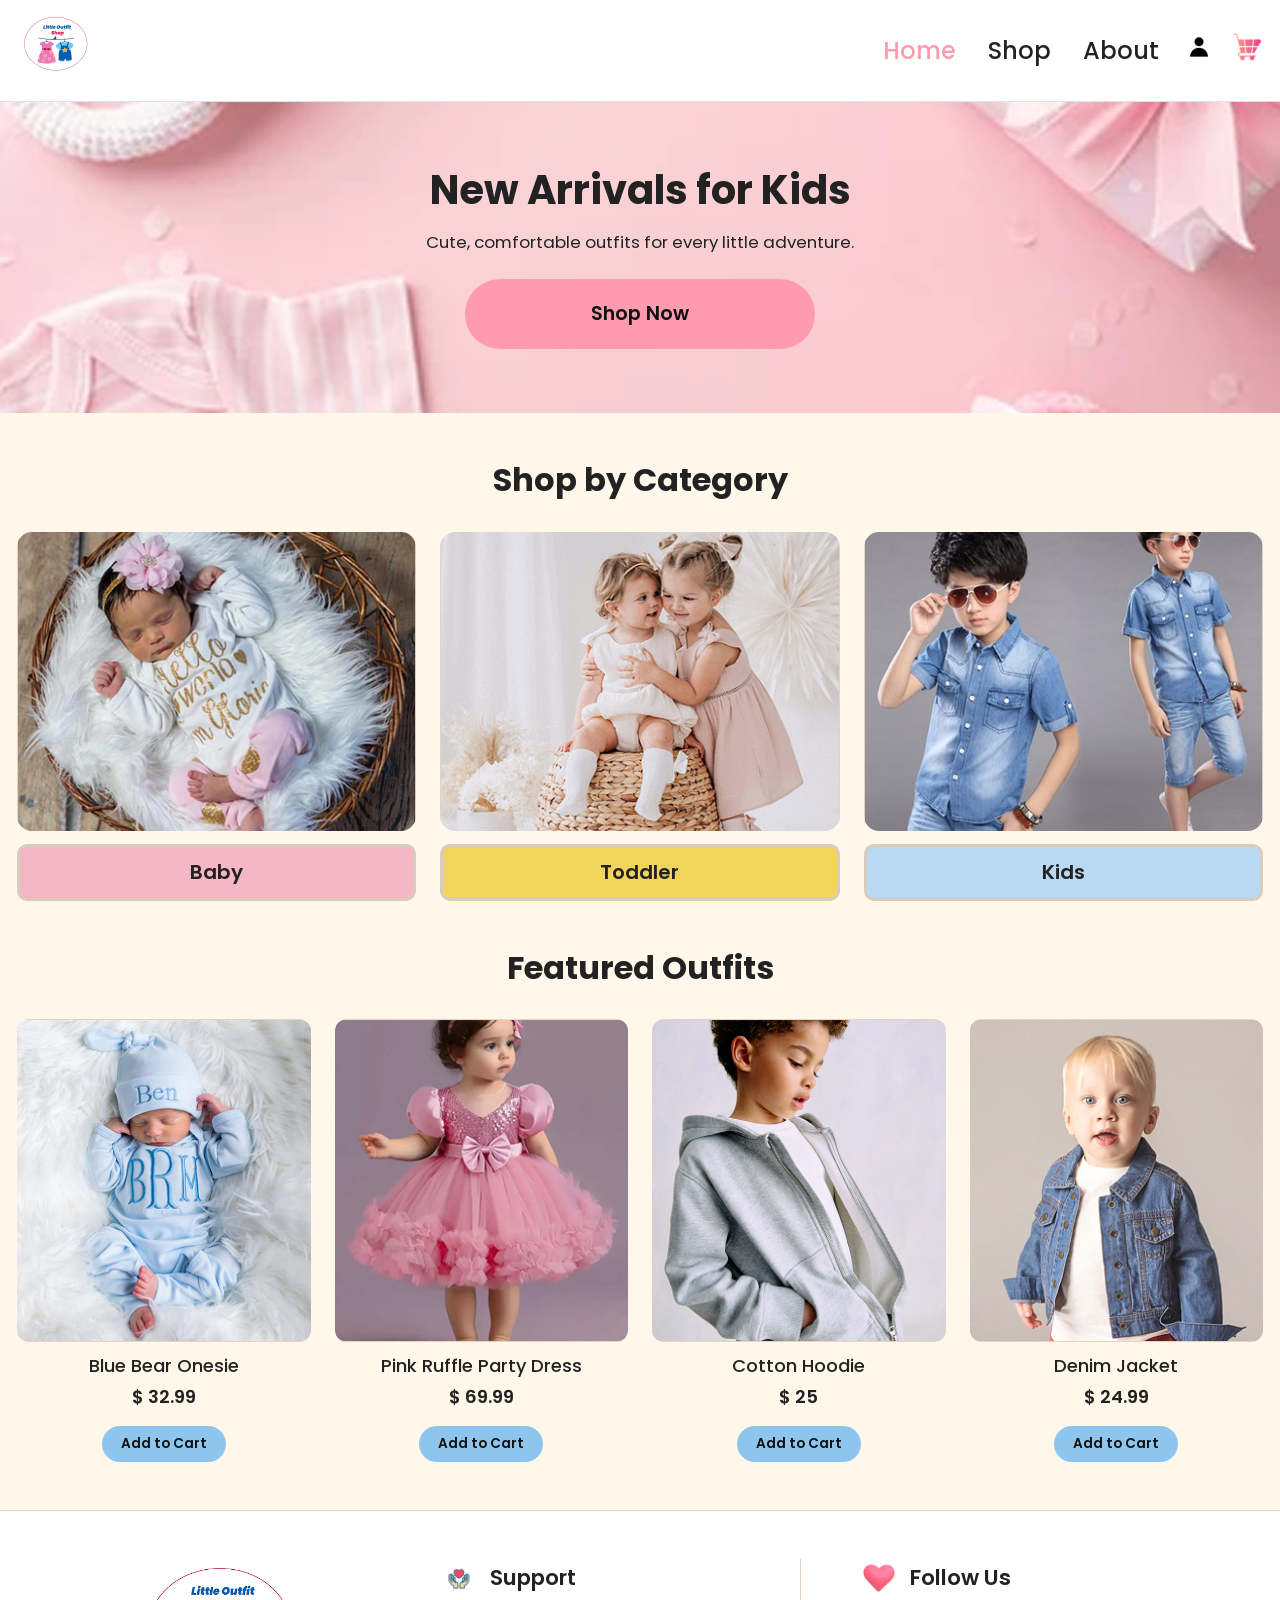
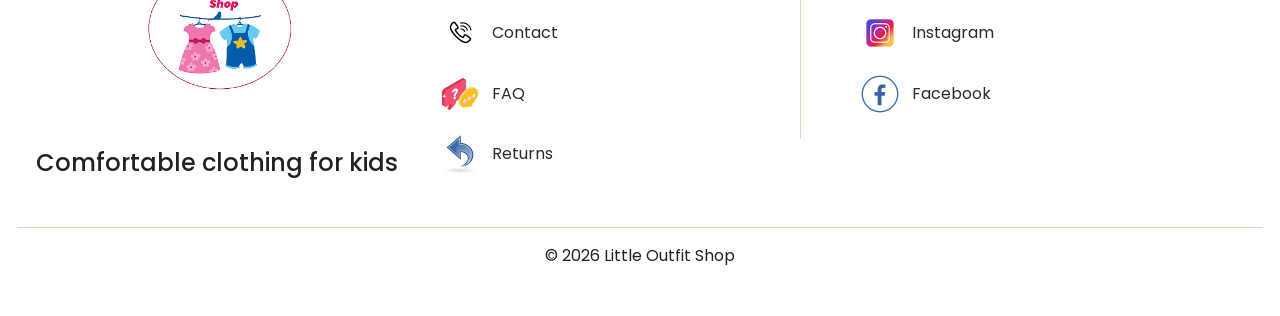
<file: index.html>
<!DOCTYPE html>
<html lang="en">
<head>
  <!-- Basic page setup -->
  <meta charset="UTF-8">
  <meta name="viewport" content="width=device-width, initial-scale=1.0">

  <!-- Page title and description -->
  <title>Little Outfit Shop | Home</title>
  <meta
    name="description"
    content="Little Outfit Shop homepage with new arrivals, categories, and featured outfits."
  >

  <!-- Google font -->
  <link rel="preconnect" href="https://fonts.googleapis.com">
  <link rel="preconnect" href="https://fonts.gstatic.com" crossorigin>
  <link
    href="https://fonts.googleapis.com/css2?family=Poppins:wght@400;500;600;700&display=swap"
    rel="stylesheet"
  >

  <!-- Bootstrap, icons, and custom CSS -->
  <link
    rel="stylesheet"
    href="https://cdn.jsdelivr.net/npm/bootstrap@5.3.3/dist/css/bootstrap.min.css"
  >
  <link
    rel="stylesheet"
    href="https://cdn.jsdelivr.net/npm/bootstrap-icons@1.11.3/font/bootstrap-icons.min.css"
  >
  <link rel="stylesheet" href="css/main.css">
</head>

<body>
  <!-- Skip link for accessibility -->
  <a class="skip-link" href="#main-content">Skip to main content</a>

  <!-- Header and navigation -->
  <header>
    <nav class="navbar navbar-expand-md bg-white border-bottom">
      <div class="container py-0">
        <!-- Site logo -->
        <a class="navbar-brand" href="index.html">
          <img src="images/logo.png" alt="Little Outfit Shop logo" class="logo-img">
        </a>

        <!-- Mobile menu button -->
        <button
          class="navbar-toggler"
          type="button"
          data-bs-toggle="collapse"
          data-bs-target="#mainNav"
          aria-controls="mainNav"
          aria-expanded="false"
          aria-label="Toggle navigation"
        >
          <span class="navbar-toggler-icon"></span>
        </button>

        <!-- Navigation links -->
        <div class="collapse navbar-collapse" id="mainNav">
          <ul class="navbar-nav ms-auto align-items-md-center gap-md-3">
            <li class="nav-item">
              <a class="nav-link active" aria-current="page" href="index.html">Home</a>
            </li>

            <li class="nav-item">
              <a class="nav-link" href="shop.html">Shop</a>
            </li>

            <li class="nav-item">
              <a class="nav-link" href="about.html">About</a>
            </li>

            <li class="nav-item">
              <a class="nav-icon" href="#" aria-label="User account">
                <img src="images/icon-account.png" alt="" class="nav-icon-img">
              </a>
            </li>

            <li class="nav-item">
              <a class="nav-icon" href="#" aria-label="Shopping cart">
                <img src="images/icon-cart.png" alt="" class="nav-icon-img">
              </a>
            </li>
          </ul>
        </div>
      </div>
    </nav>
  </header>

  <!-- Main page content -->
  <main id="main-content">
    <!-- Hero section -->
    <section class="hero-section">
      <picture>
        <source media="(max-width: 767.98px)" srcset="images/hero-mobile.png">
        <source media="(max-width: 991.98px)" srcset="images/hero-tablet.png">
        <img
          src="images/hero-desktop.png"
          alt="Soft pink banner with kids clothing and accessories"
          class="hero-img"
        >
      </picture>

      <div class="hero-overlay">
        <div class="container text-center">
          <h1 class="hero-title">New Arrivals for Kids</h1>
          <p class="hero-text">Cute, comfortable outfits for every little adventure.</p>
          <a href="shop.html" class="btn hero-btn">Shop Now</a>
        </div>
      </div>
    </section>

    <!-- Category section -->
    <section class="category-section py-5">
      <div class="container">
        <h2 class="section-title">Shop by Category</h2>

        <div class="row g-4">
          <div class="col-12 col-md-4">
            <article class="category-card">
              <img
                src="images/category-baby.png"
                alt="Baby clothing category"
                class="category-img"
              >
              <div class="category-label label-pink">Baby</div>
            </article>
          </div>

          <div class="col-12 col-md-4">
            <article class="category-card">
              <img
                src="images/category-toddler.png"
                alt="Toddler clothing category"
                class="category-img"
              >
              <div class="category-label label-yellow">Toddler</div>
            </article>
          </div>

          <div class="col-12 col-md-4">
            <article class="category-card">
              <img
                src="images/category-kids.png"
                alt="Kids clothing category"
                class="category-img"
              >
              <div class="category-label label-blue">Kids</div>
            </article>
          </div>
        </div>
      </div>
    </section>

    <!-- Featured outfits section -->
    <section class="featured-section pb-5">
      <div class="container">
        <h2 class="section-title">Featured Outfits</h2>

        <div class="row g-4">
          <div class="col-12 col-sm-6 col-lg-3">
            <article class="product-card">
              <img src="images/outfit-1.png" alt="Blue Bear Onesie" class="product-img">
              <h3 class="product-title">Blue Bear Onesie</h3>
              <p class="product-price">$ 32.99</p>
              <a href="#" class="btn cart-btn">Add to Cart</a>
            </article>
          </div>

          <div class="col-12 col-sm-6 col-lg-3">
            <article class="product-card">
              <img src="images/outfit-2.png" alt="Pink Ruffle Party Dress" class="product-img">
              <h3 class="product-title">Pink Ruffle Party Dress</h3>
              <p class="product-price">$ 69.99</p>
              <a href="#" class="btn cart-btn">Add to Cart</a>
            </article>
          </div>

          <div class="col-12 col-sm-6 col-lg-3">
            <article class="product-card mobile-hide">
              <img src="images/outfit-3.png" alt="Cotton Hoodie" class="product-img">
              <h3 class="product-title">Cotton Hoodie</h3>
              <p class="product-price">$ 25</p>
              <a href="#" class="btn cart-btn">Add to Cart</a>
            </article>
          </div>

          <div class="col-12 col-sm-6 col-lg-3">
            <article class="product-card mobile-hide">
              <img src="images/outfit-4.png" alt="Denim Jacket" class="product-img">
              <h3 class="product-title">Denim Jacket</h3>
              <p class="product-price">$ 24.99</p>
              <a href="#" class="btn cart-btn">Add to Cart</a>
            </article>
          </div>
        </div>
      </div>
    </section>
  </main>

  <!-- Footer -->
  <footer class="site-footer py-5">
    <div class="container">
      <!-- Desktop footer -->
      <div class="footer-desktop d-none d-lg-block">
        <div class="row g-4 align-items-start">
          <div class="col-lg-4 text-center">
            <img src="images/logo.png" alt="Little Outfit Shop logo" class="footer-logo mb-3">
            <p class="footer-tagline mb-0">Comfortable clothing for kids</p>
          </div>

          <div class="col-lg-3 footer-col">
            <h2 class="footer-title">
              <img src="images/icon-support.png" alt="" class="footer-title-icon">
              Support
            </h2>

            <ul class="footer-list">
              <li>
                <a href="#">
                  <img src="images/icon-contact.png" alt="" class="footer-item-icon">
                  Contact
                </a>
              </li>
              <li>
                <a href="#">
                  <img src="images/icon-faq.png" alt="" class="footer-item-icon">
                  FAQ
                </a>
              </li>
              <li>
                <a href="#">
                  <img src="images/icon-returns.png" alt="" class="footer-item-icon">
                  Returns
                </a>
              </li>
            </ul>
          </div>
          <div class="col-lg-1 footer-divider-col">
              <div class="footer-divider-line"></div>
          </div>
          <div class="col-lg-4 footer-right">
            <h2 class="footer-title">
              <img src="images/icon-heart.png" alt="" class="footer-title-icon">
              Follow Us
            </h2>

            <ul class="footer-list">
              <li>
                <a href="#">
                  <img src="images/icon-instagram.png" alt="" class="footer-item-icon">
                  Instagram
                </a>
              </li>
              <li>
                <a href="#">
                  <img src="images/icon-facebook.png" alt="" class="footer-item-icon">
                  Facebook
                </a>
              </li>
            </ul>
          </div>
        </div>
      </div>

      <!-- Tablet and mobile footer -->
      <div class="footer-tablet-mobile d-lg-none">
        <div class="row g-4 align-items-center">
          <div class="col-12 col-md-5 text-center footer-left">
            <img src="images/logo.png" alt="Little Outfit Shop logo" class="footer-logo mb-3">
            <p class="footer-tagline mb-0">Comfortable clothing for kids</p>
          </div>

          <div class="col-12 col-md-7 footer-right">
            <section class="footer-block">
              <h2 class="footer-title">
                <img src="images/icon-support.png" alt="" class="footer-title-icon">
                Support
              </h2>

              <ul class="footer-list">
                <li>
                  <a href="#">
                    <img src="images/icon-contact.png" alt="" class="footer-item-icon">
                    Contact
                  </a>
                </li>
                <li>
                  <a href="#">
                    <img src="images/icon-faq.png" alt="" class="footer-item-icon">
                    FAQ
                  </a>
                </li>
                <li>
                  <a href="#">
                    <img src="images/icon-returns.png" alt="" class="footer-item-icon">
                    Returns
                  </a>
                </li>
              </ul>
            </section>

            <div class="footer-inner-line"></div>

            <section class="footer-block">
              <h2 class="footer-title">
                <img src="images/icon-heart.png" alt="" class="footer-title-icon">
                Follow Us
              </h2>

              <ul class="footer-list">
                <li>
                  <a href="#">
                    <img src="images/icon-instagram.png" alt="" class="footer-item-icon">
                    Instagram
                  </a>
                </li>
                <li>
                  <a href="#">
                    <img src="images/icon-facebook.png" alt="" class="footer-item-icon">
                    Facebook
                  </a>
                </li>
              </ul>
            </section>
          </div>
        </div>
      </div>

      <div class="footer-line"></div>
      <p class="copyright-text">© 2026 Little Outfit Shop</p>
    </div>
  </footer>

  <!-- Bootstrap JavaScript -->
  <script src="https://cdn.jsdelivr.net/npm/bootstrap@5.3.3/dist/js/bootstrap.bundle.min.js"></script>
</body>
</html>
</file>
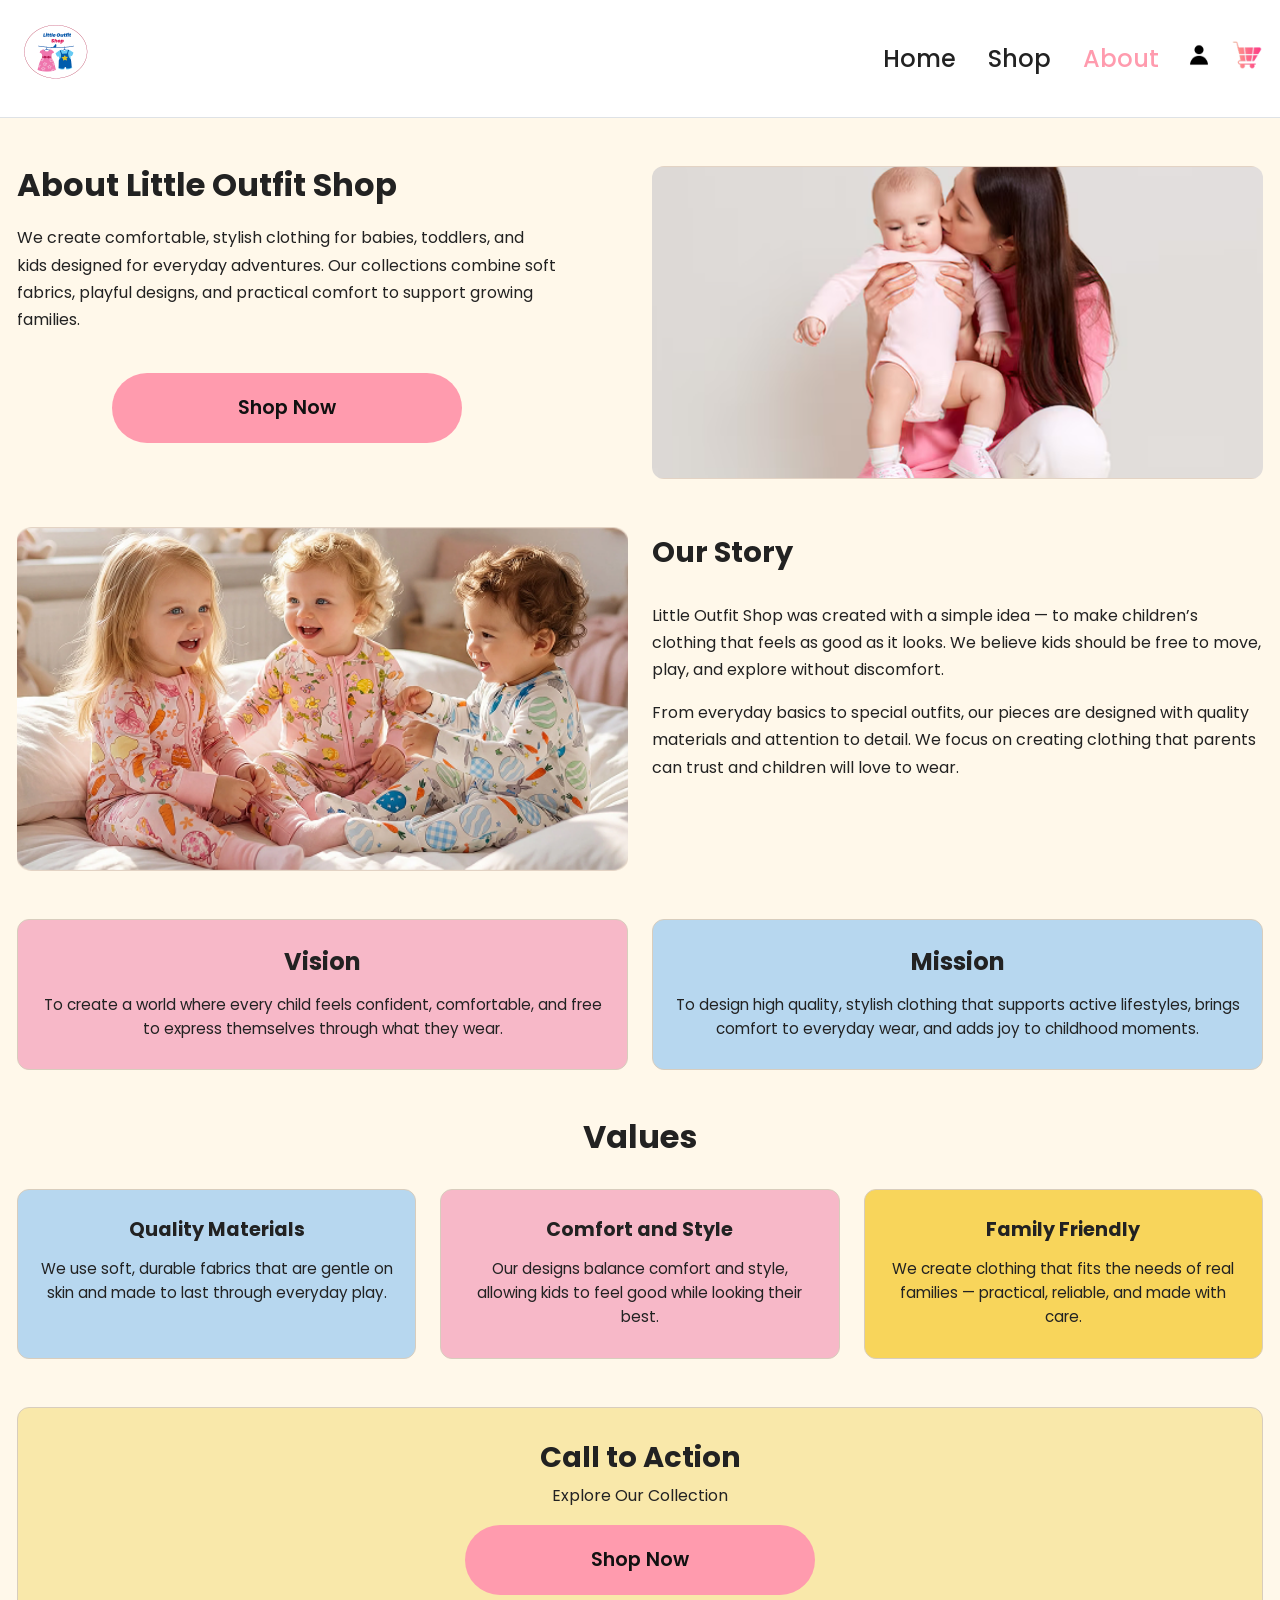
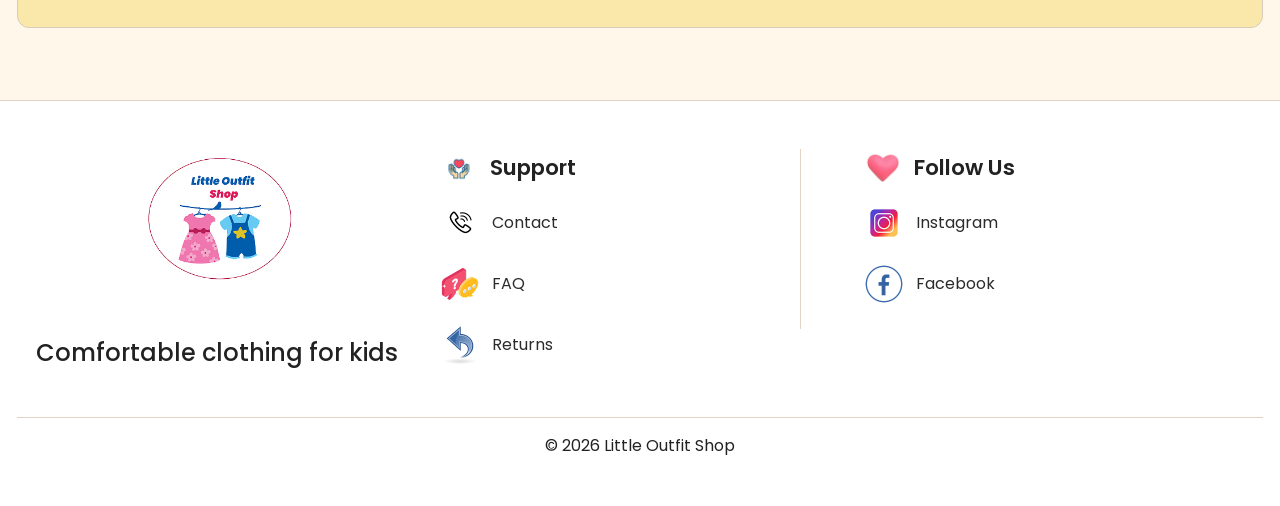
<file: about.html>
<!DOCTYPE html>
<html lang="en">
<head>
  <!-- Basic page setup -->
  <meta charset="UTF-8">
  <meta name="viewport" content="width=device-width, initial-scale=1.0">

  <!-- Page title and description -->
  <title>Little Outfit Shop | About</title>
  <meta
    name="description"
    content="Learn more about Little Outfit Shop and its values."
  >

  <!-- Google font -->
  <link rel="preconnect" href="https://fonts.googleapis.com">
  <link rel="preconnect" href="https://fonts.gstatic.com" crossorigin>
  <link
    href="https://fonts.googleapis.com/css2?family=Poppins:wght@400;500;600;700&display=swap"
    rel="stylesheet"
  >

  <!-- Bootstrap, animation library, and custom CSS -->
  <link
    rel="stylesheet"
    href="https://cdn.jsdelivr.net/npm/bootstrap@5.3.3/dist/css/bootstrap.min.css"
  >
  <link
    rel="stylesheet"
    href="https://cdnjs.cloudflare.com/ajax/libs/animate.css/4.1.1/animate.min.css"
  >
  <link rel="stylesheet" href="css/main.css">
</head>

<body>
  <!-- Skip link for accessibility -->
  <a class="skip-link" href="#main-content">Skip to main content</a>

  <!-- Header and navigation -->
  <header>
    <nav class="navbar navbar-expand-md bg-white border-bottom">
      <div class="container py-2">
        <!-- Site logo -->
        <a class="navbar-brand" href="index.html">
          <img src="images/logo.png" alt="Little Outfit Shop logo" class="logo-img">
        </a>

        <!-- Mobile menu button -->
        <button
          class="navbar-toggler"
          type="button"
          data-bs-toggle="collapse"
          data-bs-target="#mainNav"
          aria-controls="mainNav"
          aria-expanded="false"
          aria-label="Toggle navigation"
        >
          <span class="navbar-toggler-icon"></span>
        </button>

        <!-- Navigation links -->
        <div class="collapse navbar-collapse" id="mainNav">
          <ul class="navbar-nav ms-auto align-items-md-center gap-md-3">
            <li class="nav-item">
              <a class="nav-link" href="index.html">Home</a>
            </li>

            <li class="nav-item">
              <a class="nav-link" href="shop.html">Shop</a>
            </li>

            <li class="nav-item">
              <a class="nav-link active" aria-current="page" href="about.html">About</a>
            </li>

            <li class="nav-item">
              <a class="nav-icon" href="#" aria-label="User account">
                <img src="images/icon-account.png" alt="" class="nav-icon-img">
              </a>
            </li>

            <li class="nav-item">
              <a class="nav-icon" href="#" aria-label="Shopping cart">
                <img src="images/icon-cart.png" alt="" class="nav-icon-img">
              </a>
            </li>
          </ul>
        </div>
      </div>
    </nav>
  </header>

  <!-- Main page content -->
  <main id="main-content" class="about-page py-5">
    <div class="container">
      <!-- Intro section -->
      <section class="row g-4 align-items-start mb-5 animate__animated animate__fadeIn">
        <div class="col-12 col-md-6">
          <h1 class="about-main-title">About Little Outfit Shop</h1>
          <p class="about-text about-intro-text">
            We create comfortable, stylish clothing for babies, toddlers, and kids designed for everyday adventures. Our collections combine soft fabrics, playful designs, and practical comfort to support growing families.
          </p>

          <div class="about-btn-wrap">
            <a href="shop.html" class="btn hero-btn">Shop Now</a>
          </div>
        </div>

        <div class="col-12 col-md-6">
          <img
            src="images/about-hero.png"
            alt="Mother holding a baby wearing soft clothing"
            class="about-hero-img"
          >
        </div>
      </section>

      <!-- Story section -->
      <section class="row g-4 align-items-start mb-5">
        <div class="col-12 col-md-6 order-2 order-md-1">
          <img
            src="images/about-story.png"
            alt="Children sitting together in colorful outfits"
            class="about-img about-story-img"
          >
        </div>

        <div class="col-12 col-md-6 about-story-text order-1 order-md-2">
          <h2 class="about-section-title">Our Story</h2>
          <p class="about-text">
            Little Outfit Shop was created with a simple idea — to make children’s clothing that feels as good as it looks. We believe kids should be free to move, play, and explore without discomfort.
          </p>

          <p class="about-text mb-0">
            From everyday basics to special outfits, our pieces are designed with quality materials and attention to detail. We focus on creating clothing that parents can trust and children will love to wear.
          </p>
        </div>
      </section>

      <!-- Vision and mission section -->
      <section class="row g-4 mb-5">
        <div class="col-12 col-md-6">
          <div class="about-card about-card-pink">
            <h2 class="about-card-title">Vision</h2>
            <p class="about-card-text mb-0">
              To create a world where every child feels confident, comfortable, and free to express themselves through what they wear.
            </p>
          </div>
        </div>

        <div class="col-12 col-md-6">
          <div class="about-card about-card-blue">
            <h2 class="about-card-title">Mission</h2>
            <p class="about-card-text mb-0">
              To design high quality, stylish clothing that supports active lifestyles, brings comfort to everyday wear, and adds joy to childhood moments.
            </p>
          </div>
        </div>
      </section>

      <!-- Values section -->
      <section class="mb-5">
        <h2 class="section-title">Values</h2>

        <div class="row g-4 justify-content-center">
          <div class="col-12 col-md-6 col-lg-4">
            <div class="about-card about-card-blue">
              <h3 class="about-card-small-title">Quality Materials</h3>
              <p class="about-card-text mb-0">
                We use soft, durable fabrics that are gentle on skin and made to last through everyday play.
              </p>
            </div>
          </div>

          <div class="col-12 col-md-6 col-lg-4">
            <div class="about-card about-card-pink">
              <h3 class="about-card-small-title">Comfort and Style</h3>
              <p class="about-card-text mb-0">
                Our designs balance comfort and style, allowing kids to feel good while looking their best.
              </p>
            </div>
          </div>

          <div class="col-12 col-md-6 col-lg-4">
            <div class="about-card about-card-yellow">
              <h3 class="about-card-small-title">Family Friendly</h3>
              <p class="about-card-text mb-0">
                We create clothing that fits the needs of real families — practical, reliable, and made with care.
              </p>
            </div>
          </div>
        </div>
      </section>

      <!-- Call to action section -->
      <section class="mb-4">
        <div class="about-cta-box text-center">
          <h2 class="about-section-title mb-2">Call to Action</h2>
          <p class="about-text mb-3">Explore Our Collection</p>
          <a href="shop.html" class="btn hero-btn">Shop Now</a>
        </div>
      </section>
    </div>
  </main>

  <!-- Footer -->
  <footer class="site-footer py-5">
    <div class="container">
      <!-- Desktop footer -->
      <div class="footer-desktop d-none d-lg-block">
        <div class="row g-4 align-items-start">
          <div class="col-lg-4 text-center">
            <img src="images/logo.png" alt="Little Outfit Shop logo" class="footer-logo mb-3">
            <p class="footer-tagline mb-0">Comfortable clothing for kids</p>
          </div>

          <div class="col-lg-3 footer-col">
            <h2 class="footer-title">
              <img src="images/icon-support.png" alt="" class="footer-title-icon">
              Support
            </h2>

            <ul class="footer-list">
              <li>
                <a href="#">
                  <img src="images/icon-contact.png" alt="" class="footer-item-icon">
                  Contact
                </a>
              </li>
              <li>
                <a href="#">
                  <img src="images/icon-faq.png" alt="" class="footer-item-icon">
                  FAQ
                </a>
              </li>
              <li>
                <a href="#">
                  <img src="images/icon-returns.png" alt="" class="footer-item-icon">
                  Returns
                </a>
              </li>
            </ul>
          </div>
           <div class="col-lg-1 footer-divider-col">
              <div class="footer-divider-line"></div>
          </div>
          <div class="col-lg-4 footer-col">
            <h2 class="footer-title">
              <img src="images/icon-heart.png" alt="" class="footer-title-icon">
              Follow Us
            </h2>

            <ul class="footer-list">
              <li>
                <a href="#">
                  <img src="images/icon-instagram.png" alt="" class="footer-item-icon">
                  Instagram
                </a>
              </li>
              <li>
                <a href="#">
                  <img src="images/icon-facebook.png" alt="" class="footer-item-icon">
                  Facebook
                </a>
              </li>
            </ul>
          </div>
        </div>
      </div>

      <!-- Tablet and mobile footer -->
      <div class="footer-tablet-mobile d-lg-none">
        <div class="row g-4 align-items-center">
          <div class="col-12 col-md-5 text-center footer-left">
            <img src="images/logo.png" alt="Little Outfit Shop logo" class="footer-logo mb-3">
            <p class="footer-tagline mb-0">Comfortable clothing for kids</p>
          </div>

          <div class="col-12 col-md-7 footer-right">
            <section class="footer-block">
              <h2 class="footer-title">
                <img src="images/icon-support.png" alt="" class="footer-title-icon">
                Support
              </h2>

              <ul class="footer-list">
                <li>
                  <a href="#">
                    <img src="images/icon-contact.png" alt="" class="footer-item-icon">
                    Contact
                  </a>
                </li>
                <li>
                  <a href="#">
                    <img src="images/icon-faq.png" alt="" class="footer-item-icon">
                    FAQ
                  </a>
                </li>
                <li>
                  <a href="#">
                    <img src="images/icon-returns.png" alt="" class="footer-item-icon">
                    Returns
                  </a>
                </li>
              </ul>
            </section>

            <div class="footer-inner-line"></div>

            <section class="footer-block">
              <h2 class="footer-title">
                <img src="images/icon-heart.png" alt="" class="footer-title-icon">
                Follow Us
              </h2>

              <ul class="footer-list">
                <li>
                  <a href="#">
                    <img src="images/icon-instagram.png" alt="" class="footer-item-icon">
                    Instagram
                  </a>
                </li>
                <li>
                  <a href="#">
                    <img src="images/icon-facebook.png" alt="" class="footer-item-icon">
                    Facebook
                  </a>
                </li>
              </ul>
            </section>
          </div>
        </div>
      </div>

      <div class="footer-line"></div>
      <p class="copyright-text">© 2026 Little Outfit Shop</p>
    </div>
  </footer>
  <!-- Bootstrap JavaScript -->
  <script src="https://cdn.jsdelivr.net/npm/bootstrap@5.3.3/dist/js/bootstrap.bundle.min.js"></script>
</body>
</html>
</file>
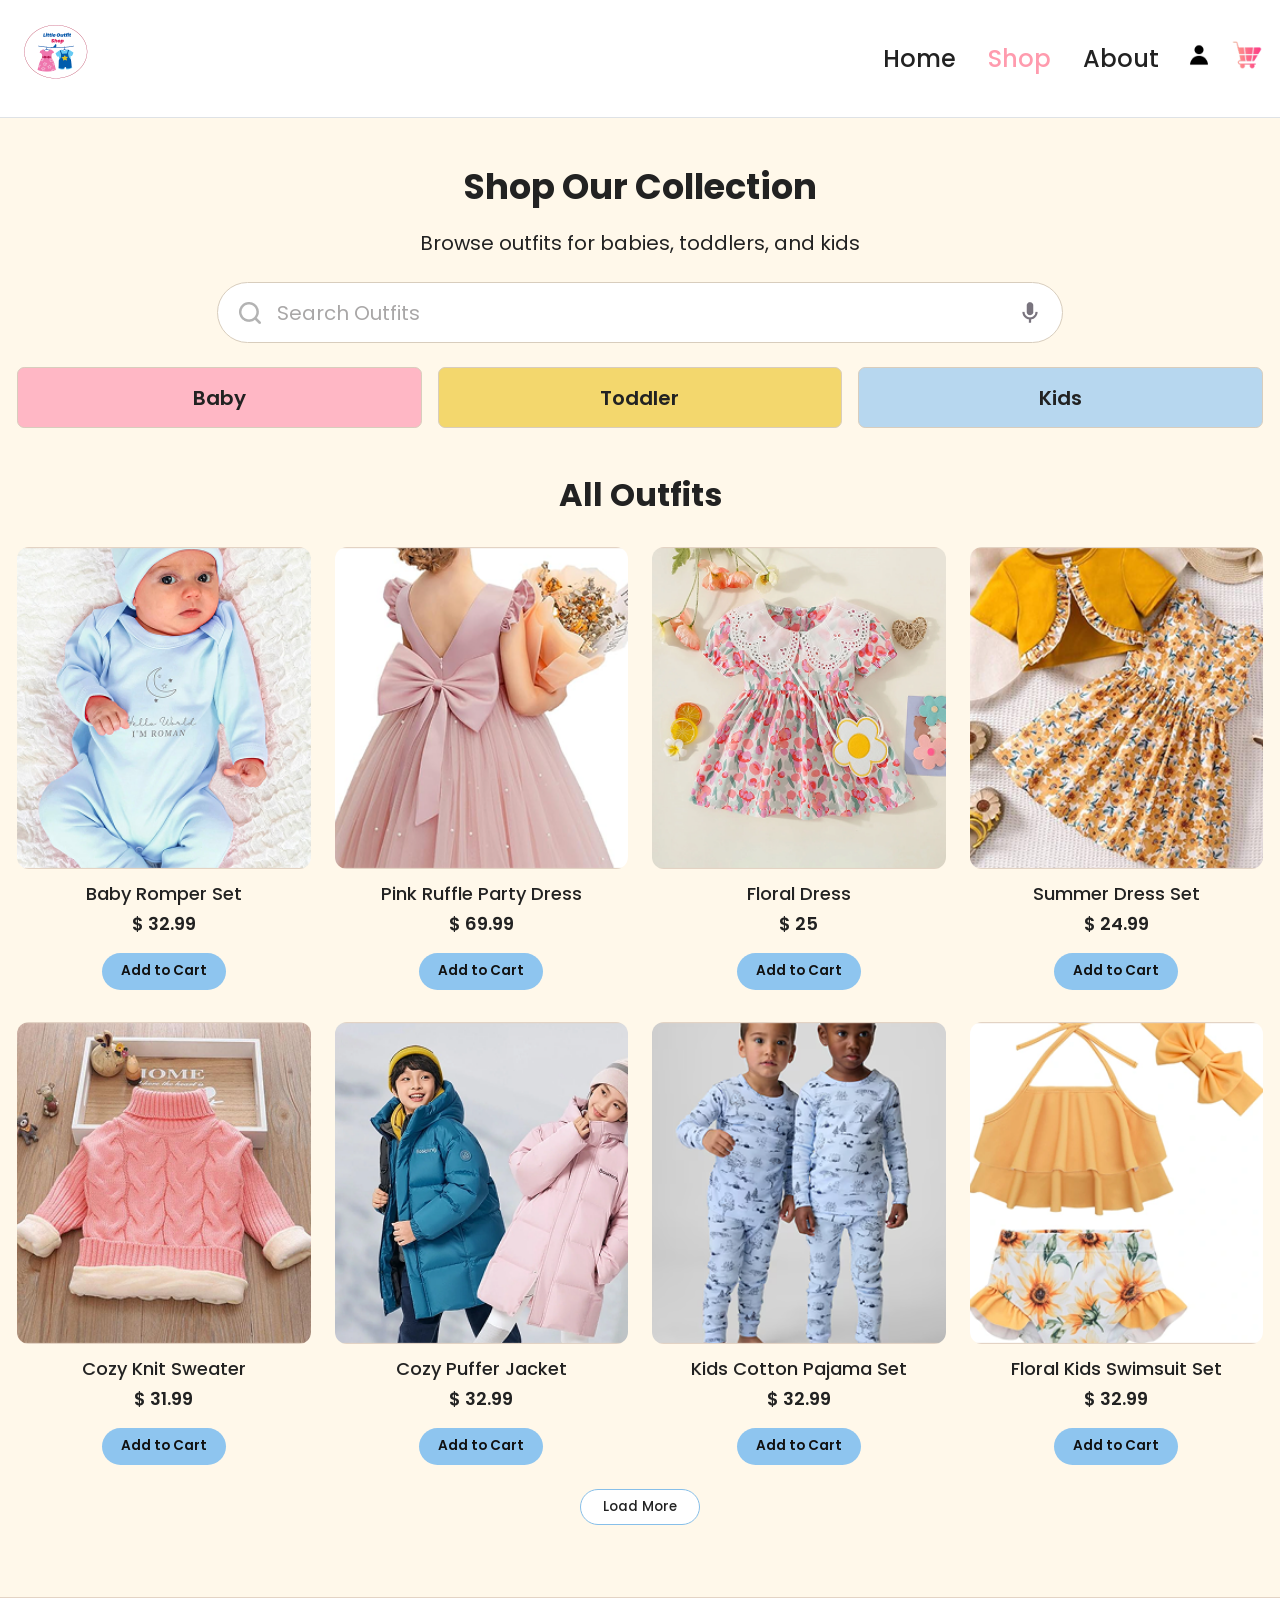
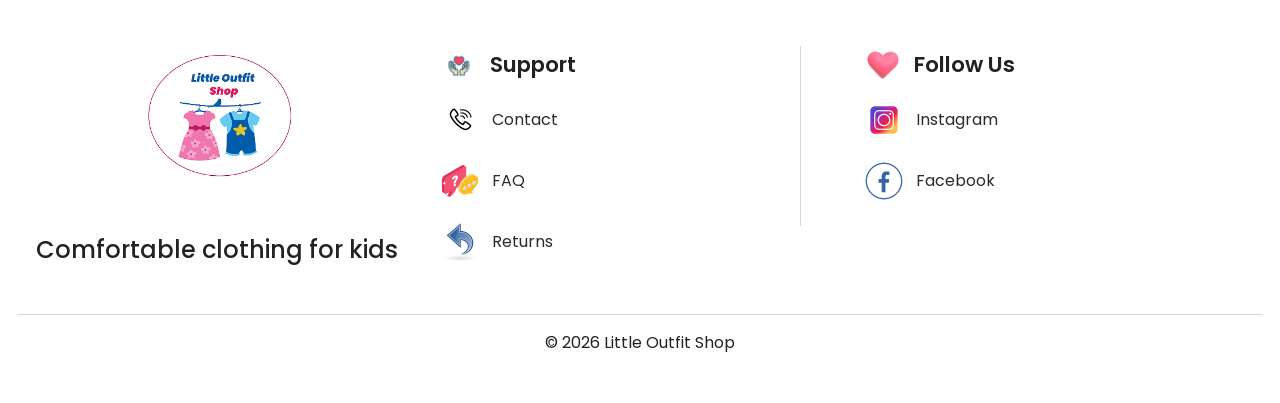
<file: shop.html>
<!DOCTYPE html>
<html lang="en">
<head>
  <!-- Basic page setup -->
  <meta charset="UTF-8">
  <meta name="viewport" content="width=device-width, initial-scale=1.0">

  <!-- Page title and description -->
  <title>Little Outfit Shop | Shop</title>
  <meta
    name="description"
    content="Browse outfits for babies, toddlers, and kids at Little Outfit Shop."
  >

  <!-- Google font -->
  <link rel="preconnect" href="https://fonts.googleapis.com">
  <link rel="preconnect" href="https://fonts.gstatic.com" crossorigin>
  <link
    href="https://fonts.googleapis.com/css2?family=Poppins:wght@400;500;600;700&display=swap"
    rel="stylesheet"
  >

  <!-- Bootstrap, animation library, and custom CSS -->
  <link
    rel="stylesheet"
    href="https://cdn.jsdelivr.net/npm/bootstrap@5.3.3/dist/css/bootstrap.min.css"
  >
  <link
    rel="stylesheet"
    href="https://cdnjs.cloudflare.com/ajax/libs/animate.css/4.1.1/animate.min.css"
  >
  <link rel="stylesheet" href="css/main.css">
</head>

<body>
  <!-- Skip link for accessibility -->
  <a class="skip-link" href="#main-content">Skip to main content</a>

  <!-- Header and navigation -->
  <header>
    <nav class="navbar navbar-expand-md bg-white border-bottom">
      <div class="container py-2">
        <!-- Site logo -->
        <a class="navbar-brand" href="index.html">
          <img src="images/logo.png" alt="Little Outfit Shop logo" class="logo-img">
        </a>

        <!-- Mobile menu button -->
        <button
          class="navbar-toggler"
          type="button"
          data-bs-toggle="collapse"
          data-bs-target="#mainNav"
          aria-controls="mainNav"
          aria-expanded="false"
          aria-label="Toggle navigation"
        >
          <span class="navbar-toggler-icon"></span>
        </button>

        <!-- Navigation links -->
        <div class="collapse navbar-collapse" id="mainNav">
          <ul class="navbar-nav ms-auto align-items-md-center gap-md-3">
            <li class="nav-item">
              <a class="nav-link" href="index.html">Home</a>
            </li>

            <li class="nav-item">
              <a class="nav-link active" aria-current="page" href="shop.html">Shop</a>
            </li>

            <li class="nav-item">
              <a class="nav-link" href="about.html">About</a>
            </li>

            <li class="nav-item">
              <a class="nav-icon" href="#" aria-label="User account">
                <img src="images/icon-account.png" alt="" class="nav-icon-img">
              </a>
            </li>

            <li class="nav-item">
              <a class="nav-icon" href="#" aria-label="Shopping cart">
                <img src="images/icon-cart.png" alt="" class="nav-icon-img">
              </a>
            </li>
          </ul>
        </div>
      </div>
    </nav>
  </header>

  <!-- Main page content -->
  <main id="main-content" class="shop-page py-5">
    <div class="container">
      <!-- Shop page heading -->
      <section class="text-center mb-4 animate__animated animate__fadeIn">
        <h1 class="shop-page-title">Shop Our Collection</h1>
        <p class="shop-page-text">Browse outfits for babies, toddlers, and kids</p>
      </section>

      <!-- Search bar -->
      <section class="search-wrap mb-4" aria-label="Search outfits">
        <div class="shop-search">
          <img src="images/icon-search.png" alt="" class="search-icon-left">
          <input
            type="search"
            class="shop-search-input"
            placeholder="Search Outfits"
            aria-label="Search outfits"
          >
          <img src="images/icon-mic.png" alt="" class="search-icon-right">
        </div>
      </section>

      <!-- Category buttons -->
      <section class="mb-5" aria-label="Shop categories">
        <div class="shop-pill-wrap">
          <div class="row g-3">
            <div class="col-4">
              <button type="button" class="category-pill category-pill-pink">Baby</button>
            </div>

            <div class="col-4">
              <button type="button" class="category-pill category-pill-yellow">Toddler</button>
            </div>

            <div class="col-4">
              <button type="button" class="category-pill category-pill-blue">Kids</button>
            </div>
          </div>
        </div>
      </section>

      <!-- Product section -->
      <section class="pb-4">
        <h2 class="section-title">All Outfits</h2>

        <div class="row g-4">
          <!-- Product 1 -->
          <div class="col-12 col-sm-6 col-lg-3">
            <article class="product-card">
              <img
                src="images/outfit-5.png"
                alt="Baby Romper Set in light blue"
                class="product-img"
              >
              <h3 class="product-title">Baby Romper Set</h3>
              <p class="product-price">$ 32.99</p>
              <a href="#" class="btn cart-btn">Add to Cart</a>
            </article>
          </div>

          <!-- Product 2 -->
          <div class="col-12 col-sm-6 col-lg-3">
            <article class="product-card mobile-hide">
            <article class="product-card">
              <img
                src="images/outfit-6.png"
                alt="Pink Ruffle Party Dress"
                class="product-img"
              >
              <h3 class="product-title">Pink Ruffle Party Dress</h3>
              <p class="product-price">$ 69.99</p>
              <a href="#" class="btn cart-btn">Add to Cart</a>
            </article>
          </div>

          <!-- Product 3 -->
          <div class="col-12 col-sm-6 col-lg-3">
            <article class="product-card mobile-hide">
            <article class="product-card">
              <img
                src="images/outfit-7.png"
                alt="Floral Dress for kids"
                class="product-img"
              >
              <h3 class="product-title">Floral Dress</h3>
              <p class="product-price">$ 25</p>
              <a href="#" class="btn cart-btn">Add to Cart</a>
            </article>
          </div>

          <!-- Product 4 -->
          <div class="col-12 col-sm-6 col-lg-3">
            <article class="product-card">
              <img
                src="images/outfit-8.png"
                alt="Summer Dress Set"
                class="product-img"
              >
              <h3 class="product-title">Summer Dress Set</h3>
              <p class="product-price">$ 24.99</p>
              <a href="#" class="btn cart-btn">Add to Cart</a>
            </article>
          </div>

          <!-- Product 5 -->
          <div class="col-12 col-sm-6 col-lg-3">
            <article class="product-card">
              <img
                src="images/outfit-9.png"
                alt="Cozy Knit Sweater"
                class="product-img"
              >
              <h3 class="product-title">Cozy Knit Sweater</h3>
              <p class="product-price">$ 31.99</p>
              <a href="#" class="btn cart-btn">Add to Cart</a>
            </article>
          </div>

          <!-- Product 6 -->
          <div class="col-12 col-sm-6 col-lg-3">
            <article class="product-card">
              <img
                src="images/outfit-10.png"
                alt="Cozy Puffer Jacket"
                class="product-img"
              >
              <h3 class="product-title">Cozy Puffer Jacket</h3>
              <p class="product-price">$ 32.99</p>
              <a href="#" class="btn cart-btn">Add to Cart</a>
            </article>
          </div>

          <!-- Product 7 -->
          <div class="col-12 col-sm-6 col-lg-3">
            <article class="product-card mobile-hide">
            <article class="product-card">
              <img
                src="images/outfit-11.png"
                alt="Kids Cotton Pajama Set"
                class="product-img"
              >
              <h3 class="product-title">Kids Cotton Pajama Set</h3>
              <p class="product-price">$ 32.99</p>
              <a href="#" class="btn cart-btn">Add to Cart</a>
            </article>
          </div>

          <!-- Product 8 -->
          <div class="col-12 col-sm-6 col-lg-3">
            <article class="product-card mobile-hide">
            <article class="product-card">
              <img
                src="images/outfit-12.png"
                alt="Floral Kids Swimsuit Set"
                class="product-img"
              >
              <h3 class="product-title">Floral Kids Swimsuit Set</h3>
              <p class="product-price">$ 32.99</p>
              <a href="#" class="btn cart-btn">Add to Cart</a>
            </article>
          </div>
        </div>

        <!-- Load more button -->
        <div class="text-center mt-4">
          <a href="#" class="btn load-more-btn">Load More</a>
        </div>
      </section>
    </div>
  </main>

  <!-- Footer -->
  <footer class="site-footer py-5">
    <div class="container">
      <!-- Desktop footer -->
      <div class="footer-desktop d-none d-lg-block">
        <div class="row g-4 align-items-start">
          <div class="col-lg-4 text-center">
            <img src="images/logo.png" alt="Little Outfit Shop logo" class="footer-logo mb-3">
            <p class="footer-tagline mb-0">Comfortable clothing for kids</p>
          </div>

          <div class="col-lg-3 footer-col">
            <h2 class="footer-title">
              <img src="images/icon-support.png" alt="" class="footer-title-icon">
              Support
            </h2>

            <ul class="footer-list">
              <li>
                <a href="#">
                  <img src="images/icon-contact.png" alt="" class="footer-item-icon">
                  Contact
                </a>
              </li>
              <li>
                <a href="#">
                  <img src="images/icon-faq.png" alt="" class="footer-item-icon">
                  FAQ
                </a>
              </li>
              <li>
                <a href="#">
                  <img src="images/icon-returns.png" alt="" class="footer-item-icon">
                  Returns
                </a>
              </li>
            </ul>
          </div>
           <div class="col-lg-1 footer-divider-col">
              <div class="footer-divider-line"></div>
          </div>

          <div class="col-lg-4 footer-col">
            <h2 class="footer-title">
              <img src="images/icon-heart.png" alt="" class="footer-title-icon">
              Follow Us
            </h2>

            <ul class="footer-list">
              <li>
                <a href="#">
                  <img src="images/icon-instagram.png" alt="" class="footer-item-icon">
                  Instagram
                </a>
              </li>
              <li>
                <a href="#">
                  <img src="images/icon-facebook.png" alt="" class="footer-item-icon">
                  Facebook
                </a>
              </li>
            </ul>
          </div>
        </div>
      </div>

      <!-- Tablet and mobile footer -->
      <div class="footer-tablet-mobile d-lg-none">
        <div class="row g-4 align-items-center">
          <div class="col-12 col-md-5 text-center footer-left">
            <img src="images/logo.png" alt="Little Outfit Shop logo" class="footer-logo mb-3">
            <p class="footer-tagline mb-0">Comfortable clothing for kids</p>
          </div>

          <div class="col-12 col-md-7 footer-right">
            <section class="footer-block">
              <h2 class="footer-title">
                <img src="images/icon-support.png" alt="" class="footer-title-icon">
                Support
              </h2>

              <ul class="footer-list">
                <li>
                  <a href="#">
                    <img src="images/icon-contact.png" alt="" class="footer-item-icon">
                    Contact
                  </a>
                </li>
                <li>
                  <a href="#">
                    <img src="images/icon-faq.png" alt="" class="footer-item-icon">
                    FAQ
                  </a>
                </li>
                <li>
                  <a href="#">
                    <img src="images/icon-returns.png" alt="" class="footer-item-icon">
                    Returns
                  </a>
                </li>
              </ul>
            </section>

            <div class="footer-inner-line"></div>

            <section class="footer-block">
              <h2 class="footer-title">
                <img src="images/icon-heart.png" alt="" class="footer-title-icon">
                Follow Us
              </h2>

              <ul class="footer-list">
                <li>
                  <a href="#">
                    <img src="images/icon-instagram.png" alt="" class="footer-item-icon">
                    Instagram
                  </a>
                </li>
                <li>
                  <a href="#">
                    <img src="images/icon-facebook.png" alt="" class="footer-item-icon">
                    Facebook
                  </a>
                </li>
              </ul>
            </section>
          </div>
        </div>
      </div>

      <div class="footer-line"></div>
      <p class="copyright-text">© 2026 Little Outfit Shop</p>
    </div>
  </footer>

  <!-- Bootstrap JavaScript -->
  <script src="https://cdn.jsdelivr.net/npm/bootstrap@5.3.3/dist/js/bootstrap.bundle.min.js"></script>
</body>
</html>
</file>
<file: css/main.css>
/* COLOR VARIABLES
   I kept the colors from my Figma palette */
:root {
  --bs-primary: #FF9BAE;
  --bs-secondary: #f2d45c;
  --bs-body-bg: #FFF8EA;
  --bs-body-color: #222222;

  --site-pink: #FF9BAE;
  --site-light-pink: #f5b7c5;
  --site-yellow: #f2d45c;
  --site-blue: #b9d8f2;
  --site-cream: #FFF8EA;
  --site-white: #ffffff;
  --site-text: #222222;
  --site-border: #d8cdbd;
}

/* Global style */

body {
  font-family: "Poppins", sans-serif;
  background-color: var(--site-cream);
  color: var(--site-text);
}

img {
  max-width: 100%;
  display: block;
}

/* Main inner width for all pages */
.container {
  max-width: 1278px;
  padding-left: 16px;
  padding-right: 16px;
}

/* Tablet container width */
@media (max-width: 991.98px) {
  .container {
    max-width: 738px;
  }
}

/* Mobile container width */
@media (max-width: 767.98px) {
  .container {
    max-width: 406px;
  }
}

/* Skip link for accessibility */

.skip-link {
  position: absolute;
  left: -9999px;
  top: auto;
}

.skip-link:focus {
  left: 1rem;
  top: 1rem;
  z-index: 9999;
  background: #000;
  color: #fff;
  padding: 0.75rem 1rem;
  border-radius: 0.5rem;
}

/* Navigation */

header,
.navbar {
  min-height: 90px;
}

/* Main logo size */
.logo-img {
  width: 75px;
  height: auto;
}

/* Nav links */
.nav-link {
  color: var(--site-text);
  font-size: 1.5rem;
  font-weight: 500;
}

/* Active and hover state for nav links */
.nav-link.active,
.nav-link:hover,
.nav-link:focus {
  color: var(--site-pink);
}

/* Keep active nav link pink */
.navbar .nav-link.active {
  color: #ff9bae;
}

/* General nav icon style */
.nav-icon {
  color: #000;
  font-size: 1.2rem;
  text-decoration: none;
}

/* Cart icon color */
.cart-icon {
  color: var(--site-pink);
}

/* Align nav icons nicely */
.nav-icon {
  display: inline-flex;
  align-items: center;
  justify-content: center;
  text-decoration: none;
}

/* Custom icon image size in nav */
.nav-icon-img {
  width: 32px;
  height: 32px;
  object-fit: contain;
}

/* Shared buttons */

.hero-btn {
  background-color: var(--site-pink);
  border: none;
  color: #111;
  border-radius: 999px;
  width: 350px;
  height: 70px;
  font-weight: 600;
  font-size: 1.2rem;
  display: inline-flex;
  align-items: center;
  justify-content: center;
  text-decoration: none;
  padding: 0;
}

/* Hover and focus state for hero button */
.hero-btn:hover,
.hero-btn:focus {
  background-color: #eb7c98;
  color: #111;
  text-decoration: none;
}

/* Add to cart button */
.cart-btn {
  background-color: #8ec5ef;
  border: none;
  border-radius: 999px;
  padding: 0.5rem 1.2rem;
  font-size: 0.85rem;
  font-weight: 600;
  color: #111;
}

/* Hover and focus state for cart button */
.cart-btn:hover,
.cart-btn:focus {
  background-color: #78b8e7;
  color: #111;
}

/* Load more button */
.load-more-btn {
  background-color: var(--site-white);
  border: 1px solid #87bfe9;
  color: var(--site-text);
  border-radius: 999px;
  padding: 0.45rem 1.4rem;
  font-weight: 500;
  font-size: 0.85rem;
}


/* Hover and focus state for load more button */
.load-more-btn:hover,
.load-more-btn:focus {
  background-color: var(--site-blue);
  color: var(--site-text);
}


/* Home page */

.hero-section {
  position: relative;
}

/* Hero image */
.hero-img {
  width: 100%;
  min-height: 230px;
  object-fit: cover;
}

/* Overlay content on top of hero image */
.hero-overlay {
  position: absolute;
  inset: 0;
  display: flex;
  align-items: center;
  justify-content: center;
}

/* Main hero heading */
.hero-title {
  font-size: 40px;
  font-weight: 700;
  margin-bottom: 1rem;
}

/* Hero paragraph text */
.hero-text {
  font-size: 1.05rem;
  margin-bottom: 1.5rem;
}

.section-title {
  text-align: center;
  font-size: 2rem;
  font-weight: 700;
  margin-bottom: 2rem;
}

/* Center category and product cards */
.category-card,
.product-card {
  text-align: center;
}

/* Category images */
.category-img {
  width: 100%;
  aspect-ratio: 4 / 3;
  object-fit: cover;
  border-radius: 0.94rem;
}

/* Category label under image */
.category-label {
  margin-top: 0.8rem;
  padding: 0.65rem 1rem;
  border-radius: 10px;
  font-weight: 600;
  font-size: 20px;
  border: 3px solid var(--site-border)
}

.label-pink {
  background-color: var(--site-light-pink);
}

.label-yellow {
  background-color: var(--site-yellow);
}

.label-blue {
  background-color: var(--site-blue);
}

/* Product image */
.product-img {
  width: 100%;
  aspect-ratio: 1 / 1.1;
  object-fit: cover;
  border-radius: 0.94rem;
}

.product-title {
  font-size: 18px;
  font-weight: 500;
  margin-top: 0.85rem;
  margin-bottom: 0.35rem;
}

.product-price {
  font-size: 18px;
  font-weight: 600;
  margin-bottom: 1rem;
}

/* Footer */

.site-footer {
  background-color: #ffffff;
  border-top: 1px solid #e3d3c4;
}

/* Footer logo size */
.footer-logo {
  width: 170px;
  margin-inline: auto;
}

/* Footer slogan text */
.footer-tagline {
  font-size: 24px;
  font-weight: 500;
}

/* Footer column alignment */
.footer-col {
  text-align: left;
}

/* Footer heading */
.footer-title {
  display: flex;
  align-items: center;
  gap: 0.75rem;
  font-size: 1.35rem;
  font-weight: 600;
  margin-bottom: 1rem;
}

/* Footer heading icon */
.footer-title-icon {
  width: 38px;
  height: 38px;
  object-fit: contain;
}

.footer-list {
  list-style: none;
  padding: 0;
  margin: 0;
}

/* Space between footer list items */
.footer-list li {
  margin-bottom: 0.85rem;
}

.footer-list a {
  display: inline-flex;
  align-items: center;
  gap: 0.75rem;
  text-decoration: none;
  color: #2b2b2b;
}

/* Hover and focus state for footer links */
.footer-list a:hover,
.footer-list a:focus {
  color: #ff9bae;
}

.footer-item-icon {
  width: 40px;
  height: 40px;
  object-fit: contain;
}

/* Middle divider column in desktop footer */
.footer-divider-col {
  display: flex;
  justify-content: center;
  align-items: center;
  padding-left: 1rem;
}

.footer-col {
  padding-left: 0.75rem;
}

.footer-right {
  padding-left: 0.5rem;
}

.footer-divider-line {
  width: 1px;
  height: 180px;
  background-color: #e3d3c4;
}

.footer-inner-line {
  border-top: 1px solid #e3d3c4;
  margin: 1.25rem 0;
}

.footer-line {
  border-top: 1px solid #e3d3c4;
  margin-top: 2rem;
  padding-top: 1rem;
  
}

/* Copyright text */
.copyright-text {
  text-align: center;
  font-size: 16px;
  margin: 0;
}

/* Shop page intro and search */

.shop-page-title {
  font-size: 2.2rem;
  font-weight: 700;
  margin-bottom: 1.25rem;
}

.shop-page-text {
  font-size: 20px;
  margin-bottom: 0;
}

/* Search bar wrapper */
.search-wrap {
  max-width: 846px;
  margin-inline: auto;
}

/* Search bar style */
.shop-search {
  display: flex;
  align-items: center;
  background-color: #ffffff;
  justify-content: space-between;
  gap: 0.75rem;
  border: 1px solid var(--site-border);
  border-radius: 999px;
  padding: 0.85rem 1.2rem;
}

/* Search input field */
.shop-search-input {
  flex: 1;
  border: none;
  outline: none;
  background: transparent;
  color: var(--site-text);
  font-family: "Poppins", sans-serif;
  font-size: 20px;
}

.shop-search-input::placeholder {
  color: #a9a7a7;
}

.search-icon-left,
.search-icon-right {
  font-size: 1rem;
  line-height: 1;
  color: #7a7a7a;
}

.product-img {
  border-radius: 0.75rem;
}

/* Category pills for shop page */

.category-pill {
  width: 100%;
  border: 1px solid var(--site-border);
  border-radius: 0.45rem;
  padding: 0.9rem 1rem;
  font-family: "Poppins", sans-serif;
  font-size: 20px;
  font-weight: 600;
  color: var(--site-text);
  text-align: center;
  background-image: none;
  box-shadow: none;
}

.category-pill-pink {
  background-color: #ffb7c5;
}

.category-pill-yellow {
  background-color: #f3d76d;
}

.category-pill-blue {
  background-color: #b7d7ef;
}

.shop-pill-wrap {
  max-width: 1300px;
  margin-inline: auto;
}
.shop-page .row.g-4 {
  --bs-gutter-y: 2rem;
}

/* About page */

.about-main-title {
  font-size: 2rem;
  font-weight: 700;
  margin: 0 0 1.25rem 0;
}

.about-section-title {
  font-size: 1.8rem;
  font-weight: 700;
  margin: 0 0 2rem 0;
}

.about-text {
  font-size: 1rem;
  line-height: 1.7;
  margin-top: 0;
}

/* Intro paragraph width */
.about-intro-text {
  max-width: 540px;
  margin-bottom: 0;
}

/* Intro button wrapper */
.about-btn-wrap {
  margin-top: 2.5rem;
  text-align: center;
  max-width: 540px;
}

/* Shared about page images */
.about-img {
  width: 100%;
  border-radius: 0.75rem;
  object-fit: cover;
  display: block;
}

.about-hero-img {
  width: 100%;
  border-radius: 0.75rem;
  object-fit: cover;
  aspect-ratio: 16 / 8.2;
  display: block;
  margin-top: 0;
}

/* Hero image on about page */
.about-story-img {
  width: 100%;
  border-radius: 0.75rem;
  object-fit: cover;
  aspect-ratio: 16 / 9;
  display: block;
}

.about-story-text {
  padding-top: 0.5rem;
}

.about-story-text p:first-of-type {
  margin-top: 0;
}

.about-card {
  border-radius: 0.75rem;
  padding: 1.75rem 1.25rem;
  text-align: center;
  height: 100%;
  border: 1px solid var(--site-border);
}

.about-card-pink {
  background-color: #f7b8c8;
}

.about-card-blue {
  background-color: #b7d7ef;
}

.about-card-yellow {
  background-color: #F8D55B;
}

.about-card-title {
  font-size: 1.5rem;
  font-weight: 700;
  margin-bottom: 1rem;
}

.about-card-small-title {
  font-size: 1.2rem;
  font-weight: 700;
  margin-bottom: 1rem;
}

.about-card-text {
  font-size: 0.95rem;
  line-height: 1.6;
}

.about-cta-box {
  background-color: #F9E8AA;
  border: 1px solid var(--site-border);
  border-radius: 0.75rem;
  padding: 2rem 1rem;
}

/* Tablet */

@media (max-width: 991.98px) {
   /* Tablet container width */
  .container {
    max-width: 738px;
  }

  /* Tablet header height */
  header,
  .navbar {
    min-height: 60px;
  }

  .nav-link {
    font-size: 0.9rem;
  }

  /* Smaller nav icons for tablet */
  .nav-icon-img {
    width: 24px;
    height: 24px;
  }

   /* Tablet home page text sizes */
  .hero-title {
  font-size: 32px;
  }

  .section-title {
  font-size: 24px;
  }

  .category-label {
  font-size: 18px;
  }

  .product-title,
  .product-price,
  .cart-btn {
  font-size: 16px;
  }

  /* Tablet footer spacing */
  .footer-right {
    padding-left: 1.5rem;
  }

  .footer-title {
    font-size: 1.1rem;
  }

  .footer-title-icon {
    width: 34px;
    height: 34px;
  }

  .footer-item-icon {
    width: 24px;
    height: 24px;
  }

  .footer-tagline {
    font-size: 0.95rem;
  }

   /* Tablet shop page text sizes */
  .shop-page-title {
    font-size: 1.8rem;
  }

  .shop-page-text {
    font-size: 0.9rem;
  }

  .shop-search {
    padding: 0.8rem 1.2rem;
  }

  .shop-search-input {
    font-size: 0.85rem;
  }

  .category-pill {
    font-size: 0.9rem;
    padding: 0.65rem 0.75rem;
  }

  .load-more-btn {
    font-size: 0.8rem;
    padding: 0.35rem 1rem;
  }

  /* Tablet about page text sizes */
  .about-main-title {
    font-size: 1.35rem;
  }

  .about-section-title {
    font-size: 1.1rem;
    margin-bottom: 1rem;
  }

  .about-text {
    font-size: 0.82rem;
    line-height: 1.6;
  }

  .about-hero-img {
    aspect-ratio: 16 / 10;
  }

  .about-story-img {
    aspect-ratio: 16 / 10;
  }

  .about-card {
    padding: 1.25rem 1rem;
  }

  .about-card-title,
  .about-card-small-title {
    font-size: 0.95rem;
  }

  .about-card-text {
    font-size: 0.8rem;
    line-height: 1.5;
  }

  .about-cta-box {
    padding: 1.5rem 1rem;
  }

  .hero-btn {
    width: 170px;
    height: 48px;
    font-size: 0.9rem;
  }
}

/* Mobile */

@media (max-width: 767.98px) {
  /* Main mobile container width */
  .container {
    max-width: 406px;
  }

  /* Header height for mobile */
  header,
  .navbar {
    min-height: 40px;
  }

  /* Smaller logo for mobile */
  .logo-img {
    width: 42px;
  }

  /* Hide about page button on mobile */
  .about-btn-wrap {
    display: none;
  }

  /* Smaller nav icons for mobile */
  .nav-icon-img {
    width: 22px;
    height: 22px;
  }
  .category-img {
  aspect-ratio: 16 / 9;
  }

  .product-img {
  aspect-ratio: 16 / 9;
  }

  /* Footer layout for mobile */
  .footer-right {
    border-left: none;
    padding-left: 0;
    text-align: center;
  }

  .footer-title {
    justify-content: center;
    font-size: 1rem;
  }

  .footer-list a {
    justify-content: center;
  }

  .footer-inner-line {
    max-width: 260px;
    margin: 1.25rem auto;
  }

  .footer-tagline {
    text-align: center;
  }

  /* Shared mobile heading and text sizes */
  
  .hero-title,
  .shop-page-title,
  .about-main-title {
    font-size: 24px;
  }

  .section-title,
  .about-section-title {
    font-size: 20px;
  }

  .hero-text,
  .shop-page-text,
  .about-text {
    font-size: 12px;
  }
  .product-title {
  font-size: 14px;
  }

  .product-price {
  font-size: 14px;
  }

  /* Shop page search and category pills */
  .shop-search {
    padding: 0.7rem;
  }

  .shop-search-input {
    font-size: 0.8rem;
  }

  .category-label,
  .category-pill {
  font-size: 0.78rem;
  padding: 0.35rem 0.5rem;
  border: 3px solid var(--site-border);
  }

  /* Hide extra products on mobile */
  .mobile-hide {
    display: none;
  }

  /* Shop page mobile product spacing */
  .shop-page .row.g-4 {
    --bs-gutter-y: 0.3rem;
  }
  .shop-page .col-12 {
  margin-bottom: 0;
  padding-bottom: 0;
  }

  .shop-page .product-card {
    margin-bottom: 1rem;
  }

  .shop-page .product-img {
    aspect-ratio: 16 / 9;
  }

  .shop-page .product-title {
    margin-top: 0.4rem;
    margin-bottom: 0.15rem;
  }

  .shop-page .product-price {
    margin-bottom: 0.35rem;
  }

  .shop-page .cart-btn {
    margin-bottom: 0;
    font-size: 12px;
  }

  .load-more-btn {
    font-size: 0.78rem;
    padding: 0.35rem 1rem;
  }

  /* About page images */
  .about-hero-img,
  .about-story-img {
    aspect-ratio: 16 / 9;
  }

  /* About page button size if shown */
  .about-btn-wrap {
    margin-top: 1rem;
    text-align: center;
    max-width: none;
  }

  .hero-btn {
    width: 120px;
    height: 34px;
    font-size: 0.72rem;
  }

  /* About cards */
  .about-card {
    padding: 0.9rem 0.75rem;
  }

  .about-card-title,
  .about-card-small-title {
    font-size: 0.9rem;
    margin-bottom: 0.5rem;
  }

  .about-card-text {
    font-size: 0.72rem;
    line-height: 1.4;
  }
  
  /* About call to action box */
  .about-cta-box {
    padding: 1rem 0.75rem;
  }

  .about-cta-title {
    font-size: 0.95rem;
    margin-bottom: 0.4rem;
  }

  .about-cta-text {
    font-size: 0.72rem;
    margin-bottom: 0.7rem;
  }
}
</file>
